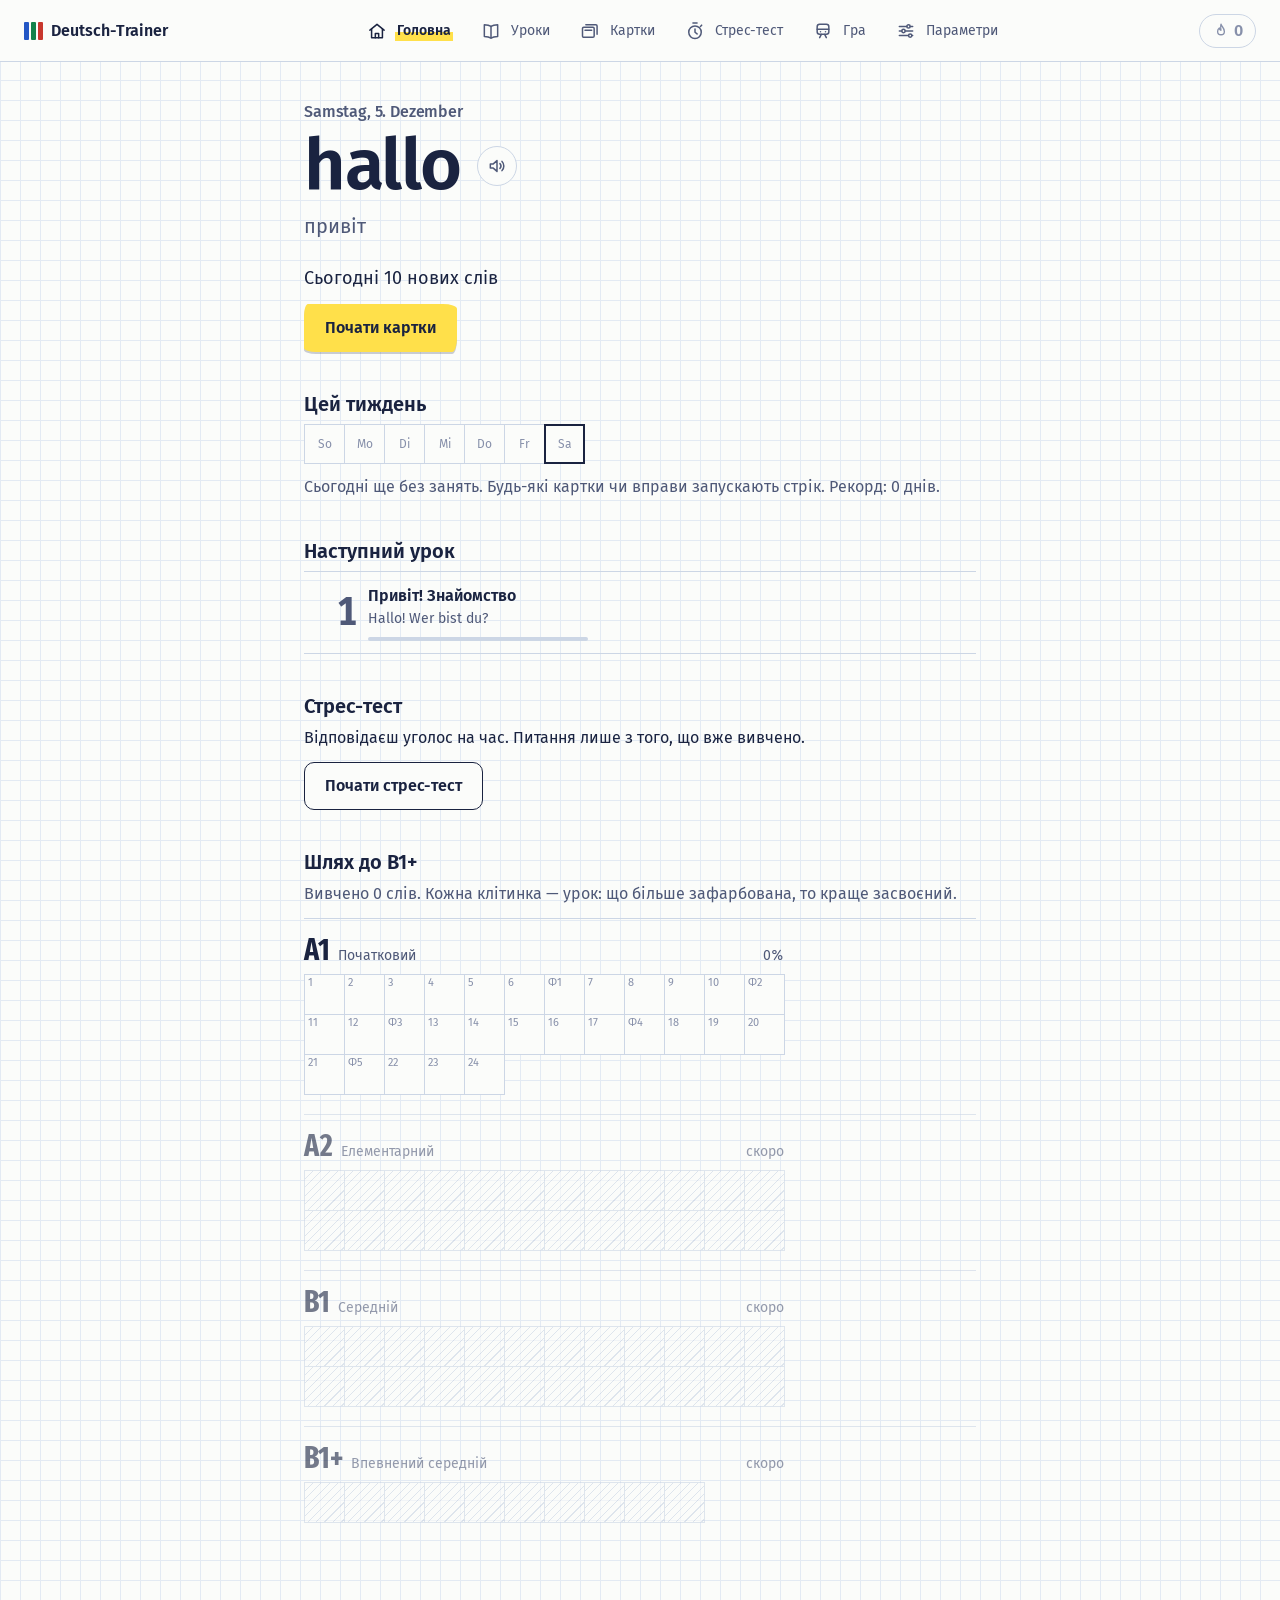
<file: index.html>
<!doctype html>
<html lang="uk">
<head>
  <meta charset="utf-8">
  <meta name="viewport" content="width=device-width, initial-scale=1, viewport-fit=cover">
  <meta name="description" content="Особистий тренажер німецької: картки, вправи і стрес-тест голосом.">
  <meta name="theme-color" content="#fbfcfa" media="(prefers-color-scheme: light)">
  <meta name="theme-color" content="#111830" media="(prefers-color-scheme: dark)">
  <title>Deutsch-Trainer</title>
  <link rel="icon" href="data:image/svg+xml,%3Csvg xmlns='http://www.w3.org/2000/svg' viewBox='0 0 32 32'%3E%3Crect width='32' height='32' rx='7' fill='%23111830'/%3E%3Crect x='7' y='8' width='4.5' height='16' rx='1' fill='%2382a8ff'/%3E%3Crect x='13.75' y='8' width='4.5' height='16' rx='1' fill='%234fd18b'/%3E%3Crect x='20.5' y='8' width='4.5' height='16' rx='1' fill='%23ff8073'/%3E%3C/svg%3E">
  <link rel="preconnect" href="https://fonts.googleapis.com">
  <link rel="preconnect" href="https://fonts.gstatic.com" crossorigin>
  <link rel="stylesheet" href="https://fonts.googleapis.com/css2?family=Fira+Sans:wght@400;500;600;700&family=Fira+Sans+Extra+Condensed:wght@600;700&display=swap">
  <link rel="stylesheet" href="css/style.css">
</head>
<body>
  <header class="topbar">
    <a class="brand" href="#/" aria-label="Deutsch-Trainer, головна">
      <span class="brand-mark" aria-hidden="true"><i></i><i></i><i></i></span>
      <span class="brand-name">Deutsch-Trainer</span>
    </a>
    <nav class="tabbar" aria-label="Розділи">
      <a class="tab" data-tab="home" href="#/"><span>Головна</span></a>
      <a class="tab" data-tab="lessons" href="#/lessons"><span>Уроки</span></a>
      <a class="tab" data-tab="cards" href="#/cards"><span>Картки</span></a>
      <a class="tab" data-tab="stress" href="#/stress"><span>Стрес-тест</span></a>
      <a class="tab" data-tab="game" href="game.html"><span>Гра</span></a>
      <a class="tab" data-tab="settings" href="#/settings"><span>Параметри</span></a>
    </nav>
    <span id="streak" class="streak-chip" role="img"></span>
  </header>

  <main id="app" class="app" tabindex="-1">
    <p class="muted">Завантаження…</p>
  </main>

  <script>
    // Якщо головний скрипт не запустився (наприклад, сайт відкрили подвійним кліком як файл),
    // показуємо, як його правильно запустити.
    setTimeout(function () {
      if (window.__dtStarted) return;
      document.getElementById('app').innerHTML =
        '<section class="error-box"><h1>Сайт не запустився</h1>' +
        '<p>Його треба відкривати через локальний сервер. У папці проєкту виконай команду ' +
        '<code>python3 -m http.server 8000</code> і відкрий у браузері <b>http://localhost:8000</b>.</p></section>';
    }, 2500);
  </script>
  <script type="module" src="js/app.js"></script>
</body>
</html>
</file>
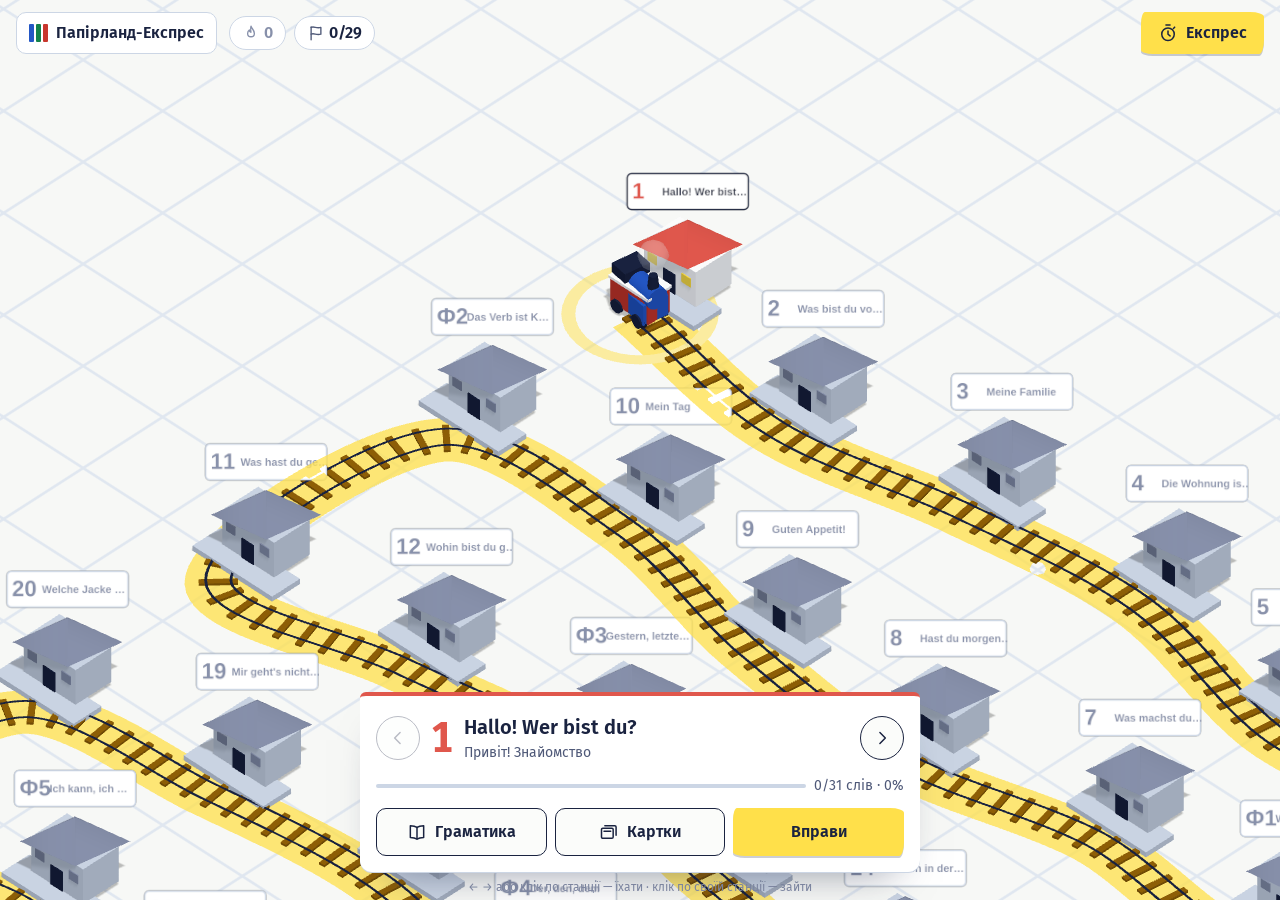
<file: game.html>
<!doctype html>
<html lang="uk">
<head>
  <meta charset="utf-8">
  <meta name="viewport" content="width=device-width, initial-scale=1, viewport-fit=cover">
  <meta name="description" content="Гра-подорож поїздом по урокам німецької.">
  <title>Папірланд-Експрес</title>
  <link rel="icon" href="data:image/svg+xml,%3Csvg xmlns='http://www.w3.org/2000/svg' viewBox='0 0 32 32'%3E%3Crect width='32' height='32' rx='7' fill='%23111830'/%3E%3Crect x='7' y='8' width='4.5' height='16' rx='1' fill='%2382a8ff'/%3E%3Crect x='13.75' y='8' width='4.5' height='16' rx='1' fill='%234fd18b'/%3E%3Crect x='20.5' y='8' width='4.5' height='16' rx='1' fill='%23ff8073'/%3E%3C/svg%3E">
  <link rel="preconnect" href="https://fonts.googleapis.com">
  <link rel="preconnect" href="https://fonts.gstatic.com" crossorigin>
  <link rel="stylesheet" href="https://fonts.googleapis.com/css2?family=Fira+Sans:wght@400;500;600;700&family=Fira+Sans+Extra+Condensed:wght@600;700&display=swap">
  <link rel="stylesheet" href="css/style.css">
  <link rel="stylesheet" href="css/game.css">
  <!-- three.js 0.160.0 лежить у js/vendor/ (скачано з jsdelivr), щоб гра вантажилась швидко й без інтернету -->
  <script type="importmap">
    { "imports": { "three": "./js/vendor/three.module.min.js" } }
  </script>
</head>
<body class="game">
  <canvas id="world" aria-label="Карта уроків: залізниця зі станціями"></canvas>

  <header class="hud">
    <a class="hud-title" href="index.html" title="Повернутися на сайт">
      <span class="brand-mark" aria-hidden="true"><i></i><i></i><i></i></span>
      <span>Папірланд-<b>Експрес</b></span>
    </a>
    <div id="hud-stats" class="hud-stats"></div>
    <a class="btn btn-marker hud-express" href="#/stress" title="Стрес-тест на швидкість">Експрес</a>
  </header>

  <section id="station" class="station-card" aria-live="polite"><p class="muted">Завантаження…</p></section>
  <p class="hint">← → або клік по станції — їхати · клік по своїй станції — зайти</p>

  <div id="overlay" class="overlay" hidden>
    <button id="overlay-close" class="overlay-close" type="button" aria-label="Повернутися до поїзда">До поїзда</button>
    <main id="app" class="app" tabindex="-1"></main>
  </div>

  <script type="module" src="js/game/main.js"></script>
</body>
</html>
</file>
<file: css/style.css>
/* Deutsch-Trainer
   Ідея оформлення: сторінка — це шкільний зошит у клітинку,
   картка — справжня картка для карток (Karteikarte),
   головна кнопка — штрих текстовиділювача.
   Кольори роду: der — синій, das — зелений, die — червоний. */

:root {
  color-scheme: light dark;

  --paper: #fbfcfa;
  --grid: #e3eaf3;
  --ink: #1a2340;
  --ink-2: #4f5978;
  --ink-3: #8790aa;
  --rule: #ccd6e5;
  --card: #ffffff;
  --card-line: #dbe5f3;
  --card-top: #e0574c;
  --marker: #ffe04a;
  --marker-ink: #1a2340;
  --marker-soft: #fff4b0;

  --der: #2457c5;
  --das: #13824b;
  --die: #c8372d;
  --pl: #8f5f06;
  --ok: #13824b;
  --bad: #c8372d;
  --focus: #2457c5;

  --font: "Fira Sans", "Segoe UI", Roboto, "Noto Sans", "Helvetica Neue", Arial, sans-serif;
  --font-cond: "Fira Sans Extra Condensed", "Fira Sans Condensed", "Roboto Condensed", "Arial Narrow", "Segoe UI", sans-serif;
  --cell: 20px;
  --tabbar-h: 64px;
  --shadow-card: 0 1px 0 var(--rule), 0 22px 40px -26px rgba(26, 35, 64, 0.55);
}

@media (prefers-color-scheme: dark) {
  :root {
    --paper: #111830;
    --grid: rgba(150, 175, 225, 0.075);
    --ink: #e8edf8;
    --ink-2: #a9b3cf;
    --ink-3: #737e9e;
    --rule: #2a3555;
    --card: #19223f;
    --card-line: rgba(130, 168, 255, 0.12);
    --card-top: #ff8073;
    --marker: #ffe04a;
    --marker-ink: #111830;
    --marker-soft: rgba(255, 224, 74, 0.16);

    --der: #82a8ff;
    --das: #4fd18b;
    --die: #ff8073;
    --pl: #e7b552;
    --ok: #4fd18b;
    --bad: #ff8073;
    --focus: #ffe04a;
    --shadow-card: 0 1px 0 var(--rule), 0 22px 40px -24px rgba(0, 0, 0, 0.8);
  }
}

/* ---------- Основа ---------- */

*,
*::before,
*::after {
  box-sizing: border-box;
}

html {
  -webkit-text-size-adjust: 100%;
}

body {
  margin: 0;
  font-family: var(--font);
  font-size: 16px;
  line-height: 1.5;
  color: var(--ink);
  background-color: var(--paper);
  /* Зошит у клітинку */
  background-image:
    linear-gradient(var(--grid) 1px, transparent 1px),
    linear-gradient(90deg, var(--grid) 1px, transparent 1px);
  background-size: var(--cell) var(--cell);
  -webkit-font-smoothing: antialiased;
}

h1,
h2,
h3 {
  margin: 0 0 8px;
  line-height: 1.2;
  font-weight: 600;
}

h1 {
  font-size: 30px;
  letter-spacing: -0.01em;
}

h2 {
  font-size: 20px;
}

h3 {
  font-size: 16px;
}

p {
  margin: 0 0 12px;
}

a {
  color: inherit;
}

b {
  font-weight: 600;
}

code {
  font-size: 0.95em;
  padding: 1px 4px;
  border-radius: 4px;
  background: var(--marker-soft);
}

:focus-visible {
  outline: 3px solid var(--focus);
  outline-offset: 2px;
}

.app:focus {
  outline: none;
}

.muted {
  color: var(--ink-2);
}

.note {
  color: var(--ink-2);
  padding-left: 12px;
  border-left: 3px solid var(--marker);
}

[hidden] {
  display: none !important;
}

/* ---------- Шапка і навігація ---------- */

.topbar {
  position: sticky;
  top: 0;
  z-index: 20;
  display: flex;
  align-items: center;
  justify-content: space-between;
  gap: 16px;
  padding: 12px 16px;
  background: var(--paper);
  border-bottom: 1px solid var(--rule);
}

.brand {
  display: inline-flex;
  align-items: center;
  gap: 8px;
  font-weight: 600;
  text-decoration: none;
}

.brand-mark {
  display: inline-grid;
  grid-template-columns: repeat(3, 5px);
  gap: 2px;
  height: 18px;
}

.brand-mark i {
  border-radius: 1px;
}

.brand-mark i:nth-child(1) { background: var(--der); }
.brand-mark i:nth-child(2) { background: var(--das); }
.brand-mark i:nth-child(3) { background: var(--die); }

.streak-chip {
  display: inline-flex;
  align-items: center;
  gap: 4px;
  min-width: 52px;
  justify-content: center;
  padding: 4px 12px;
  font-weight: 600;
  color: var(--ink-3);
  border: 1.5px solid var(--rule);
  border-radius: 999px;
}

.streak-chip .ico {
  width: 18px;
  height: 18px;
}

.streak-chip.is-on {
  color: var(--marker-ink);
  background: var(--marker);
  border-color: transparent;
}

/* На телефоні вкладки внизу екрана */
.tabbar {
  position: fixed;
  left: 0;
  right: 0;
  bottom: 0;
  z-index: 20;
  display: grid;
  grid-template-columns: repeat(6, 1fr);
  height: calc(var(--tabbar-h) + env(safe-area-inset-bottom));
  padding-bottom: env(safe-area-inset-bottom);
  background: var(--paper);
  border-top: 1px solid var(--rule);
}

.tab {
  display: flex;
  flex-direction: column;
  align-items: center;
  justify-content: center;
  gap: 3px;
  min-width: 0;
  font-size: 11px;
  color: var(--ink-2);
  text-decoration: none;
}

.tab span {
  max-width: 100%;
  overflow: hidden;
  text-overflow: ellipsis;
  white-space: nowrap;
  padding: 0 2px;
}

.tab .ico {
  width: 24px;
  height: 24px;
}

.tab[aria-current="page"] {
  color: var(--ink);
  font-weight: 600;
}

.tab[aria-current="page"] span {
  background: linear-gradient(transparent 58%, var(--marker) 58%);
}

.app {
  max-width: 720px;
  margin: 0 auto;
  padding: 24px 16px calc(var(--tabbar-h) + 40px + env(safe-area-inset-bottom));
}

body.focus-mode .tabbar {
  display: none;
}

body.focus-mode .app {
  padding-bottom: 40px;
}

@media (max-width: 380px) {
  .brand-name {
    display: none;
  }
}

/* На комп’ютері вкладки в шапці */
@media (min-width: 900px) {
  .topbar {
    padding: 12px 24px;
  }

  .tabbar {
    position: static;
    display: flex;
    gap: 4px;
    height: auto;
    padding: 0;
    border: 0;
    background: transparent;
  }

  .tab {
    flex-direction: row;
    gap: 8px;
    padding: 8px 12px;
    font-size: 14px;
    border-radius: 8px;
  }

  .tab .ico {
    width: 20px;
    height: 20px;
  }

  .tab:hover {
    color: var(--ink);
  }

  body.focus-mode .tabbar {
    display: flex;
  }

  .app {
    padding: 40px 24px 80px;
  }
}

/* ---------- Кнопки ---------- */

.btn {
  display: inline-flex;
  align-items: center;
  justify-content: center;
  gap: 8px;
  min-height: 48px;
  padding: 8px 20px;
  font: inherit;
  font-weight: 600;
  color: var(--ink);
  text-decoration: none;
  text-align: center;
  background: var(--paper);
  border: 1.5px solid var(--ink);
  border-radius: 10px;
  cursor: pointer;
}

.btn:hover {
  background: var(--marker-soft);
}

.btn .ico {
  width: 20px;
  height: 20px;
}

/* Головна дія — штрих текстовиділювача */
.btn-marker {
  color: var(--marker-ink);
  background: var(--marker);
  border-color: transparent;
  border-radius: 4px 14px 5px 12px / 12px 5px 14px 4px;
  box-shadow: 0 2px 0 rgba(26, 35, 64, 0.22);
}

.btn-marker:hover {
  background: var(--marker);
  filter: brightness(0.97);
}

.btn-marker:active {
  transform: translateY(1px);
  box-shadow: none;
}

.btn-ghost {
  border-color: transparent;
  background: transparent;
  color: var(--ink-2);
}

.btn-danger {
  color: var(--bad);
  border-color: var(--bad);
}

.btn-wide {
  width: 100%;
}

.btn-big {
  min-height: 60px;
  padding: 12px 40px;
  font-size: 20px;
}

.btn:disabled {
  opacity: 0.5;
  cursor: default;
}

.row-actions {
  display: flex;
  flex-wrap: wrap;
  gap: 12px;
  margin: 16px 0;
}

.say {
  display: inline-grid;
  place-items: center;
  flex: none;
  width: 40px;
  height: 40px;
  padding: 0;
  margin-left: 8px;
  vertical-align: middle;
  color: var(--ink-2);
  background: var(--paper);
  border: 1.5px solid var(--rule);
  border-radius: 50%;
  cursor: pointer;
}

.say .ico {
  width: 20px;
  height: 20px;
}

.say:hover {
  color: var(--ink);
  border-color: var(--ink-2);
}

.back {
  display: inline-flex;
  align-items: center;
  gap: 2px;
  min-height: 40px;
  color: var(--ink-2);
  text-decoration: none;
}

.back .ico {
  width: 20px;
  height: 20px;
}

.back:hover {
  color: var(--ink);
}

/* ---------- Слова й роди ---------- */

.word {
  font-weight: 600;
}

.word .art {
  font-weight: 400;
}

.g-der { color: var(--der); }
.g-das { color: var(--das); }
.g-die { color: var(--die); }
.g-pl { color: var(--pl); }
.g-none { color: var(--ink); }

.legend {
  display: flex;
  flex-wrap: wrap;
  gap: 4px 16px;
  font-size: 14px;
  color: var(--ink-2);
}

/* ---------- Загальні блоки ---------- */

.block {
  margin-top: 40px;
}

.page-head {
  margin-bottom: 20px;
}

.session-top {
  display: flex;
  align-items: center;
  justify-content: space-between;
  gap: 12px;
  font-size: 14px;
}

.session-top .back {
  min-width: 0;
  overflow: hidden;
  white-space: nowrap;
  text-overflow: ellipsis;
}

.count {
  flex: none;
  color: var(--ink-2);
  font-variant-numeric: tabular-nums;
}

.progress-line {
  height: 4px;
  margin: 8px 0 20px;
  background: var(--rule);
  border-radius: 2px;
  overflow: hidden;
}

.progress-line i {
  display: block;
  height: 100%;
  background: var(--ink);
  transform: scaleX(var(--p));
  transform-origin: left center;
  transition: transform 0.3s ease-out;
}

.done {
  padding-top: 24px;
}

.error-box {
  padding: 20px;
  background: var(--card);
  border-left: 4px solid var(--bad);
}

/* ---------- Головна ---------- */

.greet {
  font-size: 16px;
  font-weight: 500;
  color: var(--ink-2);
  margin-bottom: 8px;
}

.hero-word {
  display: flex;
  align-items: center;
  flex-wrap: wrap;
  gap: 8px;
}

.hero-word .word {
  font-size: clamp(42px, 13vw, 72px);
  line-height: 1.02;
  letter-spacing: -0.02em;
  overflow-wrap: anywhere;
}

.hero-ua {
  font-size: 20px;
  color: var(--ink-2);
  margin: 8px 0 24px;
}

.today-line {
  font-size: 18px;
  max-width: 34em;
}

.week {
  display: grid;
  grid-template-columns: repeat(7, 40px);
  margin: 4px 0 12px;
}

.day {
  display: grid;
  place-items: center;
  height: 40px;
  margin: 0 -1px -1px 0;
  font-size: 12px;
  color: var(--ink-3);
  background: var(--paper);
  border: 1px solid var(--rule);
}

.day.on {
  color: var(--marker-ink);
  font-weight: 600;
  background: var(--marker);
}

.day.today {
  position: relative;
  z-index: 1;
  border: 2px solid var(--ink);
}

.next-lesson {
  display: grid;
  grid-template-columns: 52px 1fr;
  align-items: center;
  gap: 12px;
  padding: 12px 0;
  text-decoration: none;
  border-top: 1px solid var(--rule);
  border-bottom: 1px solid var(--rule);
}

.next-lesson:hover .t {
  background: linear-gradient(transparent 60%, var(--marker) 60%);
}

.num,
.lesson-num,
.secs,
.cd-num,
.run-top .score {
  font-stretch: condensed; /* якщо шрифт не завантажився, беремо вужчий запасний */
}

.num,
.lesson-num {
  font-family: var(--font-cond);
  font-weight: 700;
  color: var(--ink-2);
  font-variant-numeric: tabular-nums;
}

.next-lesson .num {
  font-size: 40px;
  line-height: 1;
  text-align: right;
}

.t {
  display: block;
  font-weight: 600;
}

.de {
  display: block;
  font-size: 14px;
  color: var(--ink-2);
}

/* Карта прогресу: кожна клітинка — урок */
.level {
  padding: 16px 0 20px;
  border-top: 1px solid var(--rule);
}

.level-head {
  display: flex;
  align-items: baseline;
  gap: 8px;
  max-width: 480px;
  margin-bottom: 8px;
}

.level-name {
  font-family: var(--font-cond);
  font-stretch: condensed;
  font-size: 30px;
  font-weight: 700;
  line-height: 1;
}

.level-title {
  font-size: 14px;
  color: var(--ink-2);
}

.level-meta {
  margin-left: auto;
  font-size: 14px;
  color: var(--ink-2);
  font-variant-numeric: tabular-nums;
}

.cells {
  display: grid;
  grid-template-columns: repeat(12, minmax(0, 1fr));
  max-width: 480px;
}

.cell {
  position: relative;
  aspect-ratio: 1;
  margin: 0 -1px -1px 0;
  background:
    linear-gradient(to top, var(--marker) calc(var(--p, 0) * 100%), transparent calc(var(--p, 0) * 100%)),
    var(--paper);
  border: 1px solid var(--rule);
  text-decoration: none;
}

.cell span {
  position: absolute;
  top: 1px;
  left: 3px;
  font-size: 11px;
  line-height: 1.2;
  color: var(--ink-3);
}

a.cell:hover {
  z-index: 1;
  border-color: var(--ink);
}

.cell.planned,
.cell.locked {
  background:
    repeating-linear-gradient(135deg, transparent 0 5px, var(--rule) 5px 6px),
    var(--paper);
}

.level.is-locked {
  opacity: 0.6;
}

/* ---------- Уроки ---------- */

.lesson-list {
  list-style: none;
  margin: 0;
  padding: 0;
  border-top: 1px solid var(--rule);
}

.lesson-row {
  display: grid;
  grid-template-columns: 40px 1fr auto;
  align-items: center;
  gap: 12px;
  padding: 16px 4px;
  text-decoration: none;
  border-bottom: 1px solid var(--rule);
}

.lesson-row .num {
  font-size: 28px;
  line-height: 1;
  text-align: right;
}

.lesson-row .meta {
  font-size: 14px;
  color: var(--ink-2);
  font-variant-numeric: tabular-nums;
}

.lesson-row:hover {
  background: var(--marker-soft);
}

.is-planned .lesson-row {
  color: var(--ink-3);
}

.is-planned .lesson-row .de,
.is-planned .lesson-row .num {
  color: var(--ink-3);
}

.bar {
  display: block;
  height: 4px;
  margin-top: 8px;
  max-width: 280px;
  background: var(--rule);
  border-radius: 3px;
  overflow: hidden;
}

.bar i {
  display: block;
  height: 100%;
  width: calc(var(--p) * 100%);
  background: var(--marker);
}

.lesson-head {
  display: grid;
  grid-template-columns: auto 1fr;
  align-items: start;
  gap: 12px;
  margin-top: 8px;
}

.lesson-num {
  font-size: 64px;
  line-height: 0.85;
}

.de-title {
  margin: 0;
  font-size: 18px;
  color: var(--ink-2);
}

.topic {
  margin-top: 16px;
  font-size: 18px;
  max-width: 36em;
}

.plan {
  padding-left: 20px;
}

.gram {
  padding: 20px 0 8px;
  border-top: 1px solid var(--rule);
}

.gram p {
  max-width: 62ch;
}

.table-wrap {
  overflow-x: auto;
  margin: 4px 0 16px;
}

.gram table {
  border-collapse: collapse;
  font-size: 14px;
}

.gram td,
.gram th {
  padding: 8px 12px;
  text-align: left;
  white-space: nowrap;
  background: var(--card);
  border: 1px solid var(--rule);
}

.gram th {
  font-weight: 600;
  background: var(--marker-soft);
}

.gram td:first-child {
  font-weight: 500;
  color: var(--ink-2);
}

.word-list {
  list-style: none;
  margin: 0;
  padding: 0;
}

.word-list li {
  display: grid;
  grid-template-columns: 1fr auto;
  column-gap: 12px;
  padding: 12px 0;
  border-bottom: 1px solid var(--rule);
}

.word-list .say {
  grid-column: 2;
  grid-row: 1 / span 3;
  align-self: center;
}

.wl-de {
  font-size: 18px;
}

.wl-pl {
  margin-left: 8px;
  font-size: 14px;
  color: var(--ink-2);
}

.wl-ok {
  margin-left: 8px;
  color: var(--ok);
}

.wl-ok .ico {
  width: 16px;
  height: 16px;
  vertical-align: -2px;
}

.wl-ua {
  color: var(--ink-2);
}

.wl-extra {
  font-size: 14px;
  color: var(--ink-3);
}

@media (min-width: 900px) {
  .word-list {
    display: grid;
    grid-template-columns: 1fr 1fr;
    column-gap: 32px;
  }
}

.next-lesson .bar {
  max-width: 220px;
}

/* Сцена: діалог записаний у зошиті — імена на полях, за червоною лінією поля */
.scene-tools {
  display: flex;
  flex-wrap: wrap;
  align-items: center;
  gap: 4px 16px;
  margin: 4px 0 16px;
}

.dialog {
  list-style: none;
  margin: 0 0 8px;
  padding: 0;
}

.dialog li {
  display: grid;
  grid-template-columns: 84px 1fr;
}

.dialog .who {
  padding: 11px 12px 0 0;
  font-family: var(--font-cond);
  font-stretch: condensed;
  font-size: 16px;
  font-weight: 700;
  line-height: 1.2;
  text-align: right;
  color: var(--ink-2);
  border-right: 2px solid var(--card-top);
  overflow-wrap: anywhere;
}

.dialog .speaker-1 .who {
  color: var(--ink);
}

.dialog .line {
  display: block;
  width: 100%;
  min-height: 44px;
  padding: 8px 4px 8px 16px;
  font: inherit;
  font-size: 18px;
  line-height: 1.4;
  text-align: left;
  color: var(--ink);
  background: none;
  border: 0;
  cursor: pointer;
}

.dialog .line:hover > [lang="de"],
.dialog .is-on .line > [lang="de"] {
  background: linear-gradient(transparent 58%, var(--marker) 58%);
}

.dialog .ua {
  display: none;
  font-size: 14px;
  color: var(--ink-2);
  animation: reveal 0.2s ease-out;
}

.dialog.show-ua .ua,
.dialog .open .ua {
  display: block;
}

/* «Цікаво знати» — жовтий стікер, приклеєний до сторінки */
.fact {
  max-width: 34em;
  margin-top: 40px;
  padding: 16px 20px 20px;
  background: linear-gradient(var(--marker-soft), var(--marker-soft)), var(--card);
  border-radius: 2px;
  box-shadow: var(--shadow-card);
  transform: rotate(-0.6deg);
}

.fact h2 {
  font-size: 16px;
  margin-bottom: 8px;
}

.fact p {
  margin: 0;
}

/* ---------- Картка (Karteikarte) ---------- */

.kk {
  position: relative;
  min-height: 320px;
  padding: 0 20px 24px;
  text-align: center;
  background-color: var(--card);
  /* червона лінія зверху і блакитні лінії, як на справжній картці */
  background-image:
    linear-gradient(var(--card-top), var(--card-top)),
    repeating-linear-gradient(to bottom, transparent 0 31px, var(--card-line) 31px 32px);
  background-size: 100% 2px, 100% 100%;
  background-position: 0 48px, 0 50px;
  background-repeat: no-repeat;
  border-radius: 6px;
  box-shadow: var(--shadow-card);
  cursor: pointer;
}

.kk.is-flipped {
  cursor: default;
}

.kk-head {
  display: flex;
  align-items: center;
  justify-content: space-between;
  gap: 8px;
  height: 48px;
  font-size: 12px;
  color: var(--ink-3);
  text-align: left;
}

.kk-tag {
  flex: none;
  padding: 1px 8px;
  font-weight: 600;
  color: var(--marker-ink);
  background: var(--marker);
  border-radius: 3px;
}

/* Слово з минулого уроку — обведене, а не замальоване маркером */
.kk-tag-review {
  color: var(--ink-2);
  background: transparent;
  box-shadow: inset 0 0 0 1px var(--rule);
}

.kk-front {
  display: flex;
  align-items: center;
  justify-content: center;
  flex-wrap: wrap;
  gap: 4px;
  padding-top: 40px;
}

.kk-word {
  font-size: clamp(36px, 11vw, 56px);
  line-height: 1.1;
  overflow-wrap: anywhere;
}

.kk-ua {
  width: 100%;
  font-size: clamp(26px, 7.5vw, 38px);
  font-weight: 600;
  line-height: 1.2;
}

.kk-back {
  display: flex;
  flex-direction: column;
  align-items: center;
  margin-top: 24px;
  padding-top: 16px;
  border-top: 1.5px dashed var(--rule);
  animation: reveal 0.22s ease-out;
}

.kk-back > .kk-word {
  display: inline;
}

.kk-back .kk-ua {
  font-size: clamp(24px, 6.5vw, 32px);
}

.kk-pl,
.kk-forms,
.kk-note {
  margin: 4px 0 0;
  color: var(--ink-2);
}

.kk-ex {
  margin: 16px 0 0;
  max-width: 30em;
  line-height: 1.6;
}

.kk-ex .ex-de {
  font-weight: 500;
}

.kk-ex .ex-ua {
  display: block;
  color: var(--ink-2);
}

.kk-actions {
  margin-top: 20px;
}

.grades {
  display: grid;
  grid-template-columns: repeat(4, 1fr);
  gap: 8px;
}

.grade {
  display: flex;
  flex-direction: column;
  align-items: center;
  justify-content: center;
  min-height: 56px;
  padding: 8px 4px;
  font: inherit;
  font-weight: 600;
  color: var(--ink);
  background: var(--paper);
  border: 1.5px solid var(--rule);
  border-radius: 10px;
  cursor: pointer;
}

.grade small {
  font-size: 12px;
  font-weight: 400;
  color: var(--ink-2);
}

.grade:hover {
  border-color: var(--ink-2);
}

.grade-again {
  color: var(--bad);
  border-color: var(--bad);
}

.grade-good {
  color: var(--marker-ink);
  background: var(--marker);
  border-color: transparent;
}

.grade-good small {
  color: var(--marker-ink);
}

.kbd-hint {
  display: none;
  margin-top: 16px;
  font-size: 12px;
  color: var(--ink-3);
  text-align: center;
}

@media (hover: hover) and (pointer: fine) {
  .kbd-hint {
    display: block;
  }
}

@keyframes reveal {
  from {
    opacity: 0;
    transform: translateY(-6px);
  }
}

/* ---------- Вправи ---------- */

/* Вправа лежить на картці, як і слова: червона лінія зверху */
.ex {
  padding: 4px 20px 20px;
  background: var(--card);
  border-radius: 6px;
  box-shadow: var(--shadow-card);
}

.ex-task {
  margin: 0 -20px 20px;
  padding: 12px 20px;
  font-size: 14px;
  color: var(--ink-2);
  border-bottom: 2px solid var(--card-top);
}

.ex .option,
.ex .chip,
.ex .text-input,
.ex .fb {
  background: var(--paper);
}

.match {
  display: grid;
  grid-template-columns: 1fr 1fr;
  gap: 8px;
}

.match-col {
  display: grid;
  align-content: start;
  gap: 8px;
}

.match-item {
  min-height: 56px;
  padding: 8px 12px;
  font: inherit;
  font-size: 16px;
  line-height: 1.25;
  color: var(--ink);
  background: var(--paper);
  border: 1.5px solid var(--rule);
  border-radius: 10px;
  cursor: pointer;
  overflow-wrap: anywhere;
}

.match-item:hover:not(:disabled) {
  border-color: var(--ink-2);
}

.match-item.is-picked {
  background: var(--marker-soft);
  border-color: var(--ink);
}

.match-item.is-done {
  opacity: 0.4;
  border-style: dashed;
  cursor: default;
}

.match-item.is-miss {
  border-color: var(--bad);
  animation: shake 0.3s;
}

@keyframes shake {
  25% { transform: translateX(-4px); }
  75% { transform: translateX(4px); }
}

.listen {
  display: flex;
  align-items: center;
  gap: 12px;
  margin-bottom: 16px;
}

.listen-play {
  width: 72px;
  height: 72px;
  padding: 0;
  border-radius: 50%;
}

.listen-play .ico {
  width: 32px;
  height: 32px;
}

/* Результат вправ: оцінка, обведена червоною ручкою вчителя */
.ex-result-head {
  display: flex;
  align-items: center;
  justify-content: space-between;
  gap: 16px;
}

.note-stamp {
  display: grid;
  place-items: center;
  flex: none;
  width: 124px;
  height: 124px;
  margin: 0 8px 0 0;
  color: var(--card-top);
  border: 3px solid var(--card-top);
  border-radius: 50% 44% 52% 46% / 46% 52% 44% 50%;
  transform: rotate(-8deg);
  animation: pop 0.4s ease-out;
}

.note-num {
  margin-top: 8px;
  font-family: var(--font-cond);
  font-stretch: condensed;
  font-size: 60px;
  font-weight: 700;
  line-height: 0.8;
}

.note-stamp [lang="de"] {
  margin-bottom: 12px;
  font-size: 14px;
  font-weight: 600;
}

.ex-hint {
  color: var(--ink-3);
}

.ex-q {
  font-size: 24px;
  font-weight: 500;
  line-height: 1.45;
  overflow-wrap: anywhere;
}

.ex-prompt {
  font-size: 24px;
  font-weight: 500;
  line-height: 1.35;
}

.blank {
  display: inline-block;
  width: 3.2em;
  height: 1em;
  vertical-align: -0.1em;
  border-bottom: 2.5px solid var(--ink);
}

.gap-input {
  min-width: 4ch;
  max-width: 100%;
  padding: 0 4px;
  font: inherit;
  color: inherit;
  text-align: center;
  background: var(--marker-soft);
  border: 0;
  border-bottom: 2.5px solid var(--ink);
  border-radius: 3px 3px 0 0;
}

.text-input {
  width: 100%;
  min-height: 52px;
  padding: 8px 16px;
  font: inherit;
  font-size: 20px;
  color: var(--ink);
  background: var(--card);
  border: 1.5px solid var(--rule);
  border-radius: 10px;
}

.text-input:focus {
  border-color: var(--ink);
}

.gap-input.is-right,
.text-input.is-right {
  border-color: var(--ok);
}

.gap-input.is-wrong,
.text-input.is-wrong {
  border-color: var(--bad);
  text-decoration: line-through;
  text-decoration-color: var(--bad);
}

.umlauts {
  display: flex;
  gap: 8px;
  margin: 12px 0 16px;
}

.umlauts button {
  min-width: 44px;
  min-height: 40px;
  font: inherit;
  font-size: 18px;
  color: var(--ink);
  background: var(--paper);
  border: 1.5px solid var(--rule);
  border-radius: 8px;
  cursor: pointer;
}

.options {
  display: grid;
  gap: 8px;
  margin: 16px 0;
}

.options-row {
  grid-template-columns: repeat(3, 1fr);
}

.option {
  min-height: 56px;
  padding: 12px 16px;
  font: inherit;
  font-size: 18px;
  font-weight: 500;
  text-align: left;
  color: var(--ink);
  background: var(--card);
  border: 1.5px solid var(--rule);
  border-radius: 10px;
  cursor: pointer;
}

.options-row .option {
  text-align: center;
  font-weight: 600;
}

.option.g-der { color: var(--der); }
.option.g-das { color: var(--das); }
.option.g-die { color: var(--die); }

.option:hover:not(:disabled) {
  border-color: var(--ink-2);
}

.option:disabled {
  cursor: default;
}

.option.is-right {
  border: 2.5px solid var(--ok);
}

.option.is-wrong {
  border-color: var(--bad);
  text-decoration: line-through;
  text-decoration-color: var(--bad);
  text-decoration-thickness: 2px;
}

.answer-line {
  display: flex;
  flex-wrap: wrap;
  gap: 8px;
  min-height: 64px;
  margin: 16px 0 20px;
  padding: 8px 0;
  border-bottom: 2.5px solid var(--ink);
}

.chips {
  display: flex;
  flex-wrap: wrap;
  gap: 8px;
}

.chip {
  min-height: 44px;
  padding: 8px 12px;
  font: inherit;
  font-size: 18px;
  color: var(--ink);
  background: var(--card);
  border: 1.5px solid var(--rule);
  border-radius: 8px;
  box-shadow: 0 1px 0 var(--rule);
  cursor: pointer;
}

.answer-line .chip {
  background: var(--marker-soft);
}

.fb {
  margin-top: 24px;
  padding: 16px 20px;
  background: var(--card);
  border-left: 4px solid;
  border-radius: 0 8px 8px 0;
  animation: reveal 0.2s ease-out;
}

.fb.ok {
  border-color: var(--ok);
}

.fb.bad {
  border-color: var(--bad);
}

.fb-title {
  font-size: 18px;
  font-weight: 600;
  margin-bottom: 8px;
}

.fb.ok .fb-title {
  color: var(--ok);
}

.fb.bad .fb-title {
  color: var(--bad);
}

.fb-answer {
  display: flex;
  align-items: center;
  flex-wrap: wrap;
  gap: 4px 8px;
  font-size: 18px;
}

.fb-answer .say {
  margin-left: 0;
}

.fb-explain,
.fb-heard,
.fb-note {
  color: var(--ink-2);
}

.fb .row-actions {
  margin-bottom: 0;
}

.result-score {
  margin-bottom: 4px;
  font-size: 24px;
  color: var(--ink-2);
}

.result-score .num {
  font-family: var(--font-cond);
  font-size: clamp(96px, 30vw, 168px);
  font-weight: 700;
  line-height: 0.9;
  color: var(--ink);
  letter-spacing: -0.02em;
}

/* ---------- Стрес-тест ---------- */

.stress-intro .lead {
  font-size: 18px;
  max-width: 30em;
}

.rules {
  margin: 0 0 24px;
  padding-left: 20px;
  color: var(--ink-2);
}

.rules li {
  margin-bottom: 4px;
}

.seg {
  display: inline-grid;
  grid-auto-flow: column;
  margin-bottom: 20px;
  border: 1.5px solid var(--ink);
  border-radius: 10px;
  overflow: hidden;
}

.seg button {
  display: inline-flex;
  align-items: center;
  gap: 8px;
  min-height: 44px;
  padding: 8px 16px;
  font: inherit;
  color: var(--ink);
  background: transparent;
  border: 0;
  cursor: pointer;
}

.seg button + button {
  border-left: 1.5px solid var(--ink);
}

.seg .ico {
  width: 20px;
  height: 20px;
}

.seg [aria-checked="true"] {
  font-weight: 600;
  color: var(--paper);
  background: var(--ink);
}

.seg button:disabled {
  color: var(--ink-3);
  cursor: default;
}

.record {
  margin-top: 16px;
  color: var(--ink-2);
}

.countdown {
  display: grid;
  place-items: center;
  min-height: 60vh;
}

.cd-num {
  font-family: var(--font-cond);
  font-size: min(42vw, 280px);
  font-weight: 700;
  line-height: 1;
  animation: pop 0.6s ease-out;
}

@keyframes pop {
  from {
    opacity: 0;
    transform: scale(1.35);
  }
}

.run-top {
  display: flex;
  align-items: baseline;
  justify-content: space-between;
  gap: 12px;
  font-size: 14px;
  color: var(--ink-2);
}

.run-top .score {
  font-family: var(--font-cond);
  font-size: 28px;
  font-weight: 700;
  color: var(--ink);
  font-variant-numeric: tabular-nums;
}

.run-top .score small {
  font-family: var(--font);
  font-size: 14px;
  font-weight: 400;
  color: var(--ink-2);
}

.combo {
  padding: 0 8px;
  font-weight: 600;
  color: var(--marker-ink);
  background: var(--marker);
  border-radius: 3px;
}

.timer {
  height: 16px;
  margin-top: 12px;
  border: 1.5px solid var(--ink);
  border-radius: 3px;
  overflow: hidden;
}

.timer-bar {
  height: 100%;
  background: var(--marker);
  transform-origin: left center;
}

.timer.low .timer-bar {
  background: var(--die);
}

/* Великі цифри таймера — як на табло вокзалу */
.secs {
  margin: 8px 0 0;
  font-family: var(--font-cond);
  font-size: clamp(96px, 30vw, 156px);
  font-weight: 700;
  line-height: 0.88;
  letter-spacing: -0.03em;
  font-variant-numeric: tabular-nums;
}

.secs.low {
  color: var(--die);
}

.prompt .task {
  margin-bottom: 4px;
  color: var(--ink-2);
}

.prompt .big {
  display: flex;
  align-items: center;
  flex-wrap: wrap;
  margin: 0 0 8px;
  font-size: clamp(30px, 8.5vw, 46px);
  font-weight: 600;
  line-height: 1.15;
  overflow-wrap: anywhere;
}

.prompt .sub {
  font-size: 18px;
  color: var(--ink-2);
}

/* Помилка — закреслено червоною ручкою вчителя */
.stress-run.is-wrong .prompt .big {
  text-decoration: line-through;
  text-decoration-color: var(--bad);
  text-decoration-thickness: 3px;
}

.stress-run.is-right .prompt .big {
  background: linear-gradient(transparent 62%, var(--marker) 62%);
  width: fit-content;
}

.hint-line {
  display: inline-block;
  padding: 2px 12px;
  font-size: 20px;
  font-weight: 500;
  letter-spacing: 0.06em;
  background: var(--marker-soft);
}

.answer-zone {
  display: flex;
  align-items: center;
  flex-wrap: wrap;
  gap: 16px;
  margin: 20px 0;
}

.answer-zone .note {
  width: 100%;
  margin: 0;
}

.mic {
  display: grid;
  place-items: center;
  flex: none;
  width: 64px;
  height: 64px;
  color: var(--ink-2);
  border: 2px solid var(--rule);
  border-radius: 50%;
}

.mic .ico {
  width: 32px;
  height: 32px;
}

.mic.is-on {
  color: var(--marker-ink);
  background: var(--marker);
  border-color: transparent;
  animation: pulse 1.3s ease-in-out infinite;
}

@keyframes pulse {
  50% {
    box-shadow: 0 0 0 10px var(--marker-soft);
  }
}

.heard {
  flex: 1;
  margin: 0;
  font-size: 18px;
  color: var(--ink-2);
}

.kb {
  display: flex;
  gap: 8px;
  width: 100%;
}

.kb .text-input {
  flex: 1;
}

.kb + .umlauts {
  margin: 0;
}

.run-actions {
  display: flex;
  gap: 12px;
}

.record-new {
  display: inline-block;
  padding: 2px 12px;
  font-size: 20px;
  font-weight: 600;
  color: var(--marker-ink);
  background: var(--marker);
  transform: rotate(-2deg);
}

.mistakes {
  list-style: none;
  margin: 0 0 12px;
  padding: 0;
}

.mistakes li {
  display: grid;
  grid-template-columns: 1fr auto;
  align-items: center;
  gap: 12px;
  padding: 12px 0;
  border-bottom: 1px solid var(--rule);
}

.m-prompt {
  display: block;
  color: var(--ink-2);
}

.m-heard {
  display: block;
  font-size: 14px;
  color: var(--bad);
  text-decoration: line-through;
}

/* ---------- Налаштування ---------- */

.set-group {
  margin-top: 32px;
  padding-top: 20px;
  border-top: 1px solid var(--rule);
}

.field {
  display: grid;
  gap: 8px;
  margin-bottom: 16px;
  max-width: 420px;
}

.field > span {
  font-weight: 500;
}

select {
  min-height: 48px;
  padding: 8px 12px;
  font: inherit;
  color: var(--ink);
  background: var(--card);
  border: 1.5px solid var(--rule);
  border-radius: 10px;
}

input[type="range"] {
  width: 100%;
  accent-color: var(--ink);
}

.check {
  display: flex;
  align-items: center;
  gap: 12px;
  min-height: 44px;
  cursor: pointer;
}

.check input {
  width: 20px;
  height: 20px;
  accent-color: var(--ink);
}

.about {
  margin-top: 32px;
  font-size: 14px;
}

.toast {
  position: fixed;
  left: 50%;
  bottom: calc(var(--tabbar-h) + 20px + env(safe-area-inset-bottom));
  z-index: 50;
  max-width: calc(100% - 32px);
  padding: 12px 16px;
  font-size: 14px;
  color: var(--paper);
  background: var(--ink);
  border-radius: 10px;
  transform: translateX(-50%);
}

@media (min-width: 900px) {
  .toast {
    bottom: 28px;
  }
}

@media (prefers-reduced-motion: reduce) {
  *,
  *::before,
  *::after {
    animation-duration: 0.001ms !important;
    animation-iteration-count: 1 !important;
    transition-duration: 0.001ms !important;
    scroll-behavior: auto !important;
  }
}
</file>
<file: css/game.css>
/* Гра «Папірланд-Експрес». Кольори — лише токени з style.css. */

body.game {
  margin: 0;
  overflow: hidden;
  background: var(--paper);
}

#world {
  position: fixed;
  inset: 0;
  width: 100vw;
  height: 100vh;
  height: 100dvh;
  display: block;
  touch-action: none;
}

.hud {
  position: fixed;
  top: 0;
  left: 0;
  right: 0;
  z-index: 5;
  display: flex;
  flex-wrap: wrap;
  align-items: center;
  gap: 8px 12px;
  padding: 12px 16px;
  pointer-events: none;
}

.hud > * {
  pointer-events: auto;
}

.hud-title {
  display: inline-flex;
  align-items: center;
  gap: 8px;
  padding: 8px 12px;
  font-weight: 600;
  color: var(--ink);
  text-decoration: none;
  background: var(--card);
  border: 1.5px solid var(--rule);
  border-radius: 10px;
}

.hud-stats {
  display: flex;
  flex-wrap: wrap;
  gap: 8px;
  flex: 1;
}

.hud-stats .streak-chip {
  background: var(--card);
}

.hud-stats .streak-chip.is-on {
  background: var(--marker);
}

.hud-chip {
  display: inline-flex;
  align-items: center;
  gap: 4px;
  padding: 4px 12px;
  white-space: nowrap;
  font-weight: 600;
  color: var(--ink);
  text-decoration: none;
  background: var(--card);
  border: 1.5px solid var(--rule);
  border-radius: 999px;
}

.hud-chip .ico {
  width: 18px;
  height: 18px;
  color: var(--ink-2);
}

.hud-due {
  border-color: var(--die);
}

.hud-express {
  min-height: 40px;
  padding: 8px 16px;
}

/* Картка станції — як Karteikarte з червоною лінією зверху */
.station-card {
  position: fixed;
  left: 50%;
  bottom: calc(28px + env(safe-area-inset-bottom));
  z-index: 5;
  transform: translateX(-50%);
  width: min(560px, calc(100vw - 32px));
  box-sizing: border-box;
  padding: 16px;
  background: var(--card);
  border-top: 4px solid var(--card-top);
  border-radius: 6px 6px 12px 12px;
  box-shadow: var(--shadow-card);
}

.station-card p {
  margin: 12px 0 0;
}

.st-head {
  display: grid;
  grid-template-columns: auto auto 1fr auto;
  align-items: center;
  gap: 12px;
}

.st-head .lesson-num {
  font-size: 44px;
  line-height: 1;
  color: var(--card-top);
}

.st-title {
  display: flex;
  flex-direction: column;
  min-width: 0;
}

.st-title b {
  font-size: 20px;
  font-weight: 600;
}

.st-title span {
  color: var(--ink-2);
  font-size: 14px;
}

.st-nav {
  display: grid;
  place-items: center;
  width: 44px;
  height: 44px;
  padding: 0;
  color: var(--ink);
  background: var(--paper);
  border: 1.5px solid var(--ink);
  border-radius: 50%;
  cursor: pointer;
}

.st-nav .ico {
  width: 20px;
  height: 20px;
}

.st-nav:disabled {
  opacity: 0.3;
  cursor: default;
}

.st-progress {
  display: flex;
  align-items: center;
  gap: 8px;
  margin-top: 12px;
  font-size: 14px;
  color: var(--ink-2);
}

.st-progress .bar {
  flex: 1;
  margin: 0;
  max-width: none;
}

.st-actions {
  display: grid;
  grid-template-columns: repeat(3, 1fr);
  gap: 8px;
  margin-top: 12px;
}

.st-actions .btn {
  padding: 8px;
}

.hint {
  position: fixed;
  left: 0;
  right: 0;
  bottom: 4px;
  z-index: 4;
  margin: 0;
  font-size: 12px;
  text-align: center;
  color: var(--ink-3);
  pointer-events: none;
}

/* Сторінка сайту поверх світу */
.overlay {
  position: fixed;
  inset: 0;
  z-index: 10;
  overflow-y: auto;
  background: var(--paper);
}

.overlay[hidden] {
  display: none;
}

.overlay .app {
  padding-bottom: 60px;
}

.overlay-close {
  position: sticky;
  top: 0;
  z-index: 2;
  display: flex;
  align-items: center;
  gap: 4px;
  width: fit-content;
  margin: 0 0 0 auto;
  padding: 12px 16px;
  font: inherit;
  font-weight: 600;
  color: var(--ink);
  background: var(--paper);
  border: 0;
  border-bottom-left-radius: 10px;
  cursor: pointer;
}

.overlay-close .ico {
  width: 20px;
  height: 20px;
}

@media (max-width: 600px) {
  .hud-title span:last-child {
    display: none;
  }
  .st-actions .btn .ico {
    display: none;
  }
  .hint {
    display: none;
  }
}
</file>
